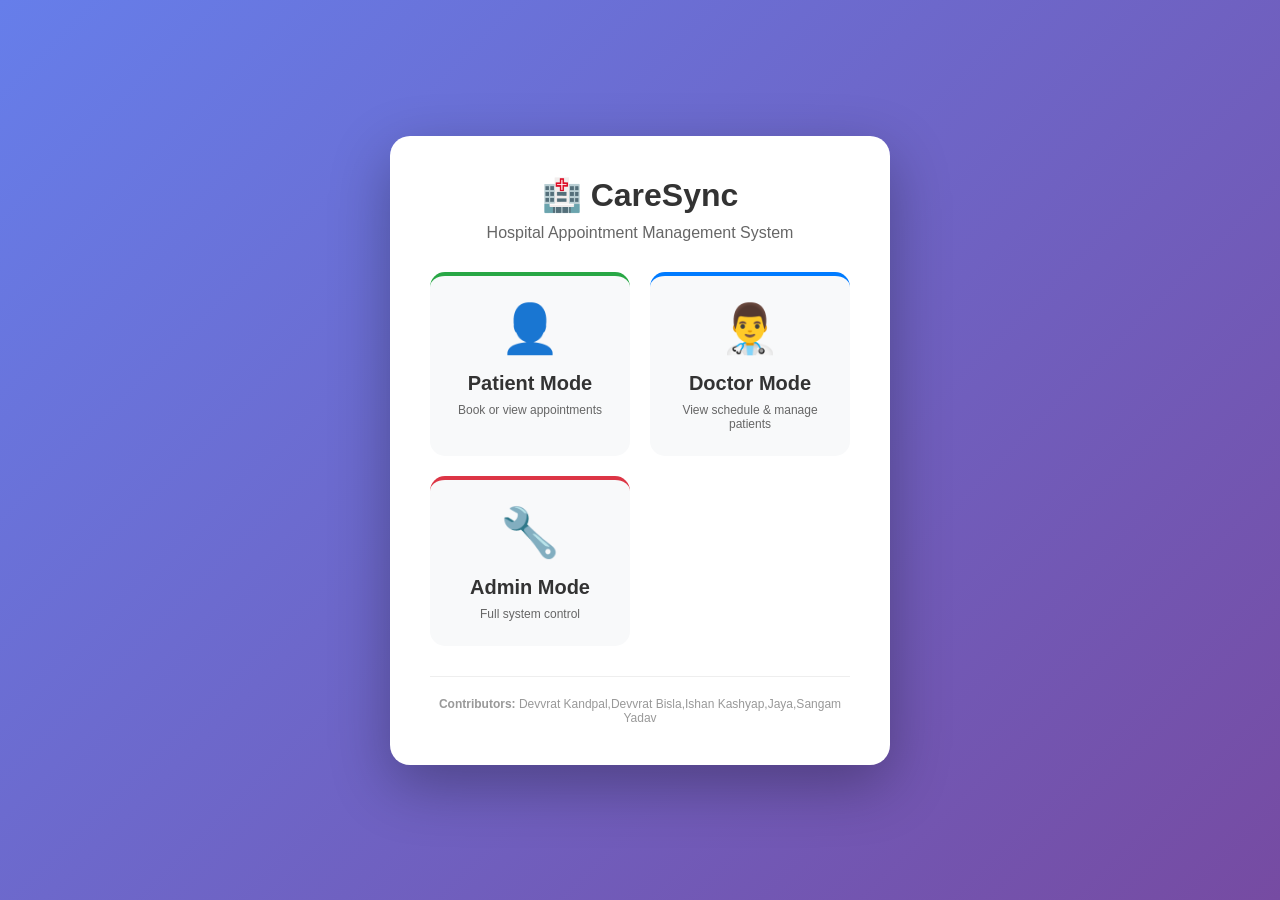
<file: templates/index.html>
<!DOCTYPE html>
<html lang="en">
<head>
    <meta charset="UTF-8">
    <meta name="viewport" content="width=device-width, initial-scale=1.0">
    <title>Hospital Management System</title>
    <style>
        * {
            margin: 0;
            padding: 0;
            box-sizing: border-box;
        }
        
        body {
            font-family: 'Segoe UI', Tahoma, Geneva, Verdana, sans-serif;
            background: linear-gradient(135deg, #667eea 0%, #764ba2 100%);
            min-height: 100vh;
            display: flex;
            justify-content: center;
            align-items: center;
        }
        
        .container {
            background: white;
            border-radius: 20px;
            padding: 40px;
            box-shadow: 0 20px 60px rgba(0,0,0,0.3);
            text-align: center;
            max-width: 500px;
            width: 90%;
        }
        
        h1 {
            color: #333;
            margin-bottom: 10px;
        }
        
        .subtitle {
            color: #666;
            margin-bottom: 30px;
        }
        
        .mode-grid {
            display: grid;
            grid-template-columns: repeat(auto-fit, minmax(140px, 1fr));
            gap: 20px;
            margin-top: 20px;
        }
        
        .mode-card {
            background: #f8f9fa;
            border-radius: 15px;
            padding: 25px;
            text-decoration: none;
            transition: transform 0.3s, box-shadow 0.3s;
            display: block;
        }
        
        .mode-card:hover {
            transform: translateY(-5px);
            box-shadow: 0 10px 30px rgba(0,0,0,0.2);
        }
        
        .mode-icon {
            font-size: 48px;
            margin-bottom: 15px;
        }
        
        .mode-title {
            font-size: 20px;
            font-weight: bold;
            color: #333;
            margin-bottom: 8px;
        }
        
        .mode-desc {
            font-size: 12px;
            color: #666;
        }
        
        .patient { border-top: 4px solid #28a745; }
        .doctor { border-top: 4px solid #007bff; }
        .admin { border-top: 4px solid #dc3545; }
        
        .credits {
            margin-top: 30px;
            padding-top: 20px;
            border-top: 1px solid #eee;
            font-size: 12px;
            color: #999;
        }
        
        .credits a {
            color: #667eea;
            text-decoration: none;
        }
    </style>
</head>
<body>
    <div class="container">
        <h1>🏥 CareSync</h1>
        <p class="subtitle">Hospital Appointment Management System</p>
        
        <div class="mode-grid">
            <a href="/patient" class="mode-card patient">
                <div class="mode-icon">👤</div>
                <div class="mode-title">Patient Mode</div>
                <div class="mode-desc">Book or view appointments</div>
            </a>
            
            <a href="/doctor" class="mode-card doctor">
                <div class="mode-icon">👨‍⚕️</div>
                <div class="mode-title">Doctor Mode</div>
                <div class="mode-desc">View schedule & manage patients</div>
            </a>
            
            <a href="/admin" class="mode-card admin">
                <div class="mode-icon">🔧</div>
                <div class="mode-title">Admin Mode</div>
                <div class="mode-desc">Full system control</div>
            </a>
        </div>
        
        <div class="credits">
            <strong>Contributors:</strong> Devvrat Kandpal,Devvrat Bisla,Ishan Kashyap,Jaya,Sangam Yadav<br>
    </div>
</body>
</html>
</file>
